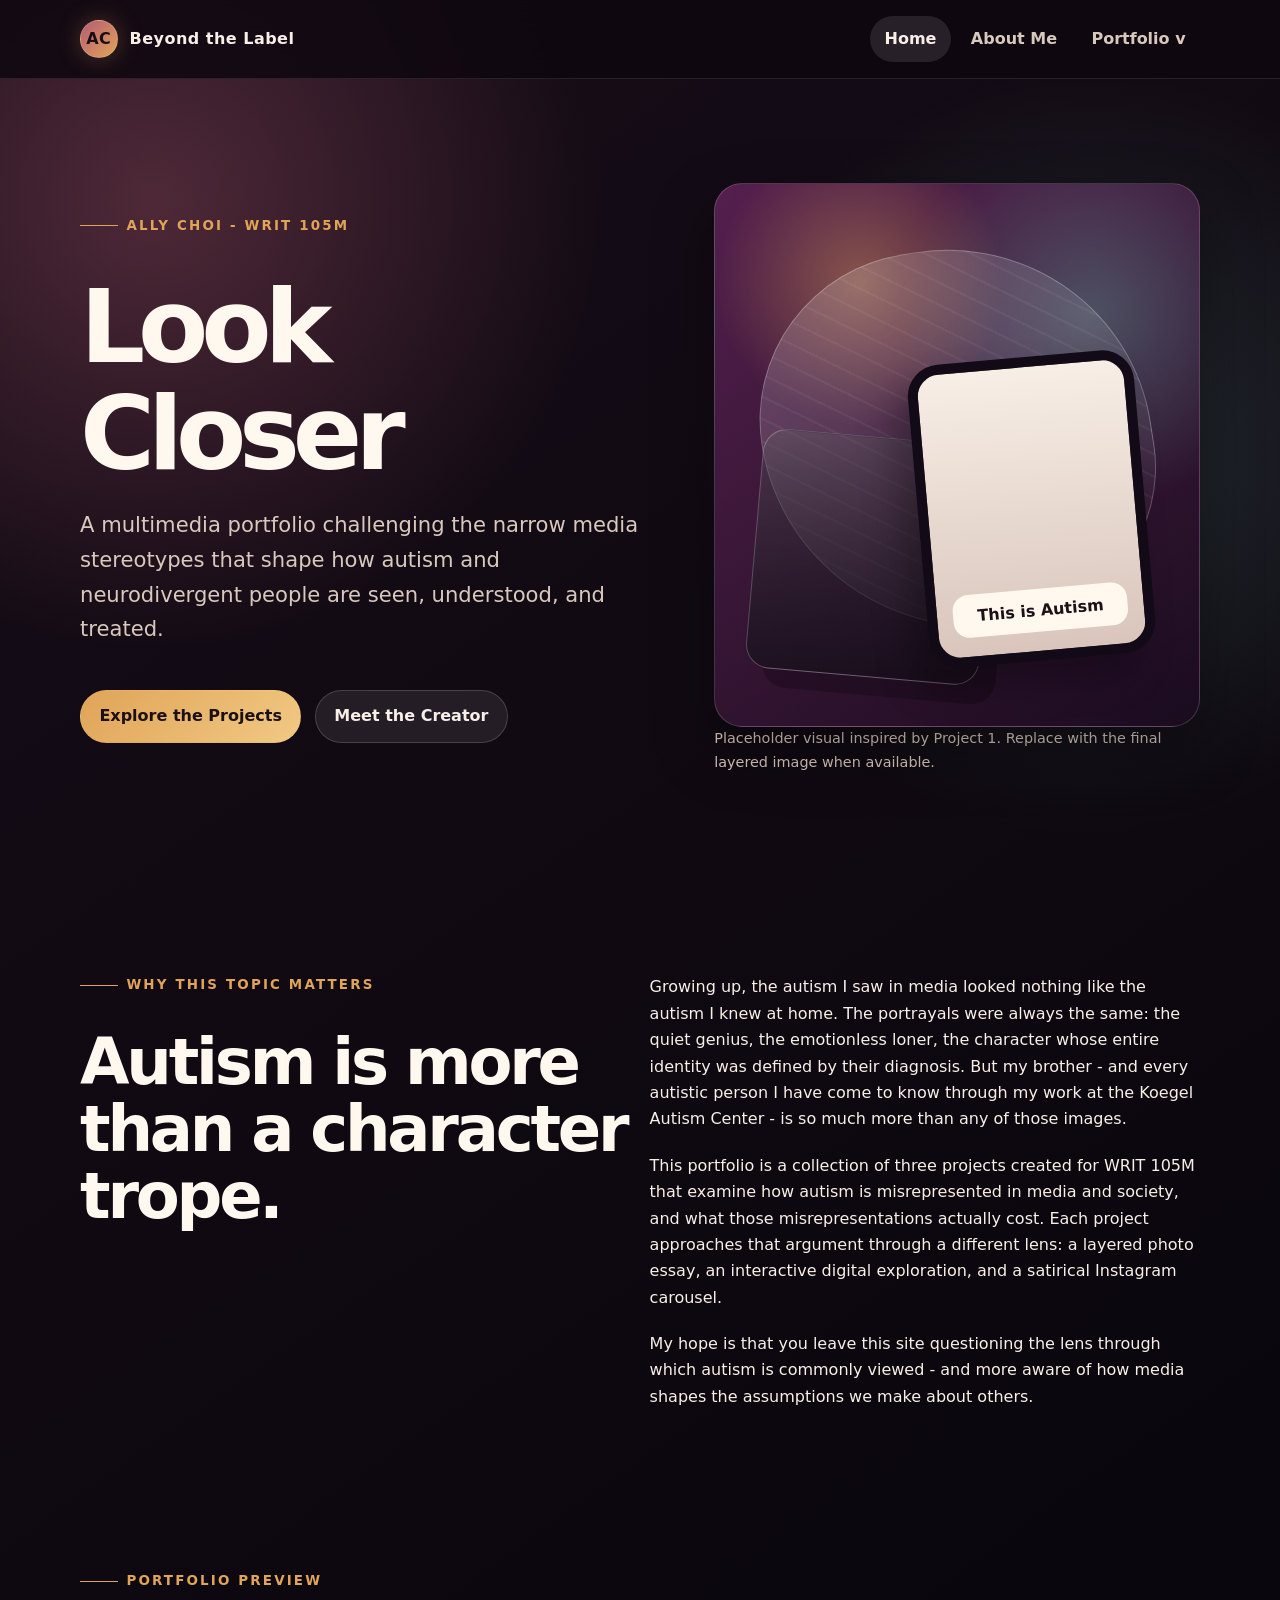
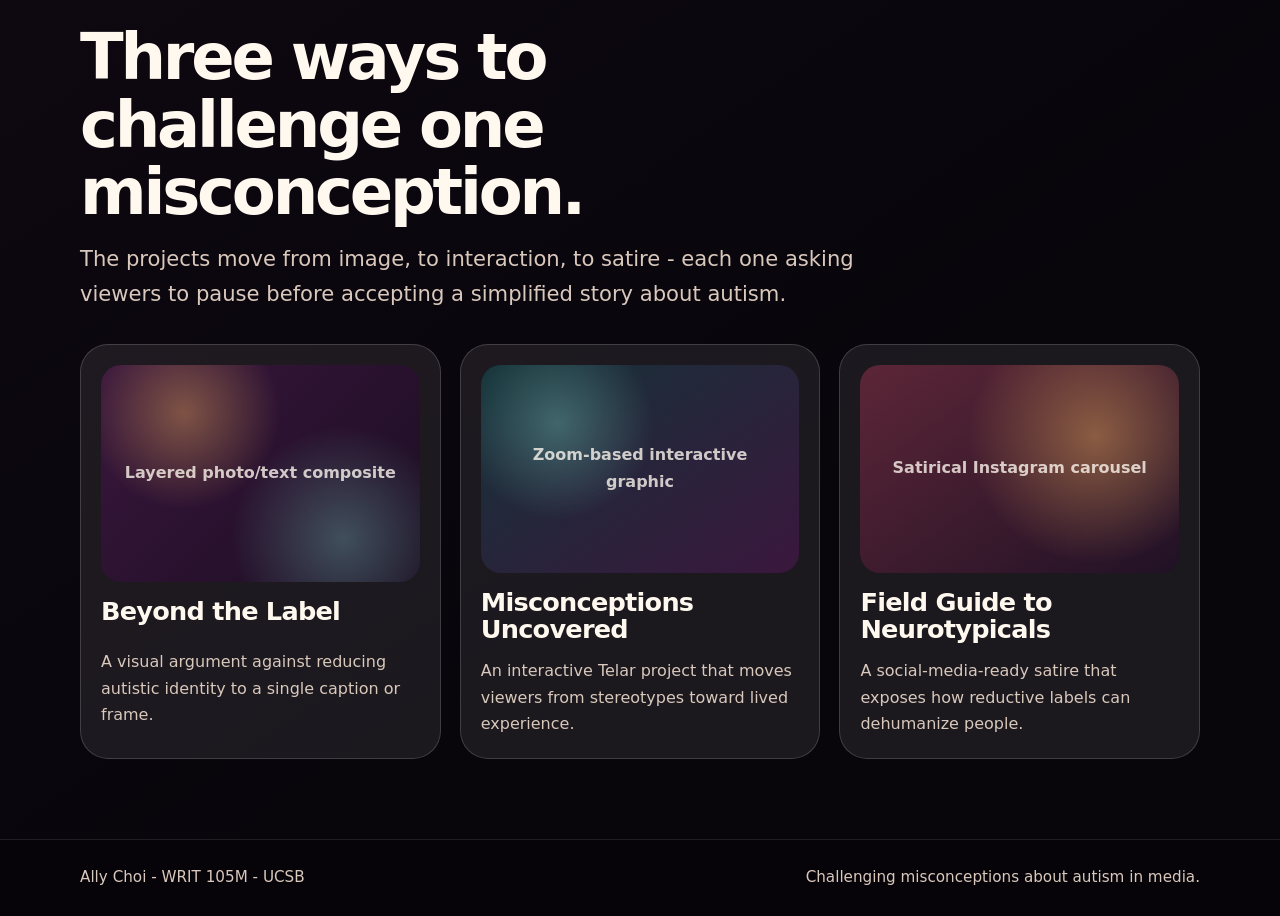
<file: index.html>
<!doctype html>
<html lang="en">
  <head>
    <meta charset="utf-8">
    <meta name="viewport" content="width=device-width, initial-scale=1">
    <meta
      name="description"
      content="A WRIT 105M multimedia portfolio by Ally Choi challenging misconceptions about autism in media."
    >
    <title>Beyond the Label | Ally Choi Portfolio</title>
    <link rel="stylesheet" href="styles.css">
    <script src="script.js" defer></script>
  </head>
  <body>
    <a class="skip-link" href="#main-content">Skip to content</a>
    <header class="site-header">
      <nav class="nav" aria-label="Primary navigation">
        <a class="brand" href="index.html" aria-label="Beyond the Label home">
          <span class="brand-mark" aria-hidden="true">AC</span>
          <span>Beyond the Label</span>
        </a>
        <button class="nav-toggle" type="button" aria-controls="primary-navigation" aria-expanded="false">
          Menu
        </button>
        <ul class="nav-links" id="primary-navigation">
          <li><a href="index.html" aria-current="page">Home</a></li>
          <li><a href="about.html">About Me</a></li>
          <li class="dropdown">
            <button class="dropdown-toggle" type="button">Portfolio <span aria-hidden="true">v</span></button>
            <ul class="dropdown-menu" aria-label="Portfolio pages">
              <li><a href="portfolio.html">Portfolio Overview</a></li>
              <li><a href="project-beyond-the-label.html">Project 1 - Beyond the Label</a></li>
              <li><a href="project-misconceptions-uncovered.html">Project 2 - Misconceptions Uncovered</a></li>
              <li><a href="project-field-guide.html">Project 3 - Field Guide to Neurotypicals</a></li>
            </ul>
          </li>
        </ul>
      </nav>
    </header>

    <main id="main-content">
      <section class="section hero" aria-labelledby="home-title">
        <div class="stack">
          <p class="eyebrow">Ally Choi - WRIT 105M</p>
          <h1 id="home-title">Look Closer</h1>
          <p class="lead">
            A multimedia portfolio challenging the narrow media stereotypes that shape how autism and
            neurodivergent people are seen, understood, and treated.
          </p>
          <div class="button-row">
            <a class="button" href="portfolio.html">Explore the Projects</a>
            <a class="button secondary" href="about.html">Meet the Creator</a>
          </div>
        </div>
        <div>
          <div
            class="visual-card"
            role="img"
            aria-label="Abstract layered artwork with a phone frame reading This is Autism, representing the limits of stereotypes."
          >
            <div class="phone-frame" aria-hidden="true">
              <span>This is Autism</span>
            </div>
          </div>
          <p class="caption-note">
            Placeholder visual inspired by Project 1. Replace with the final layered image when available.
          </p>
        </div>
      </section>

      <section class="section two-column grid" aria-labelledby="why-title">
        <div class="section-heading">
          <p class="eyebrow">Why this topic matters</p>
          <h2 id="why-title">Autism is more than a character trope.</h2>
        </div>
        <div class="stack">
          <p>
            Growing up, the autism I saw in media looked nothing like the autism I knew at home. The
            portrayals were always the same: the quiet genius, the emotionless loner, the character whose
            entire identity was defined by their diagnosis. But my brother - and every autistic person I
            have come to know through my work at the Koegel Autism Center - is so much more than any of
            those images.
          </p>
          <p>
            This portfolio is a collection of three projects created for WRIT 105M that examine how autism
            is misrepresented in media and society, and what those misrepresentations actually cost. Each
            project approaches that argument through a different lens: a layered photo essay, an
            interactive digital exploration, and a satirical Instagram carousel.
          </p>
          <p>
            My hope is that you leave this site questioning the lens through which autism is commonly
            viewed - and more aware of how media shapes the assumptions we make about others.
          </p>
        </div>
      </section>

      <section class="section" aria-labelledby="featured-title">
        <div class="section-heading">
          <p class="eyebrow">Portfolio preview</p>
          <h2 id="featured-title">Three ways to challenge one misconception.</h2>
          <p class="lead">
            The projects move from image, to interaction, to satire - each one asking viewers to pause
            before accepting a simplified story about autism.
          </p>
        </div>
        <div class="grid three-column">
          <a class="card" href="project-beyond-the-label.html">
            <span class="thumbnail">Layered photo/text composite</span>
            <h3>Beyond the Label</h3>
            <p>A visual argument against reducing autistic identity to a single caption or frame.</p>
          </a>
          <a class="card" href="project-misconceptions-uncovered.html">
            <span class="thumbnail alt">Zoom-based interactive graphic</span>
            <h3>Misconceptions Uncovered</h3>
            <p>An interactive Telar project that moves viewers from stereotypes toward lived experience.</p>
          </a>
          <a class="card" href="project-field-guide.html">
            <span class="thumbnail warm">Satirical Instagram carousel</span>
            <h3>Field Guide to Neurotypicals</h3>
            <p>A social-media-ready satire that exposes how reductive labels can dehumanize people.</p>
          </a>
        </div>
      </section>
    </main>

    <footer class="site-footer">
      <div class="footer-inner">
        <p>Ally Choi - WRIT 105M - UCSB</p>
        <p>Challenging misconceptions about autism in media.</p>
      </div>
    </footer>
  </body>
</html>
</file>
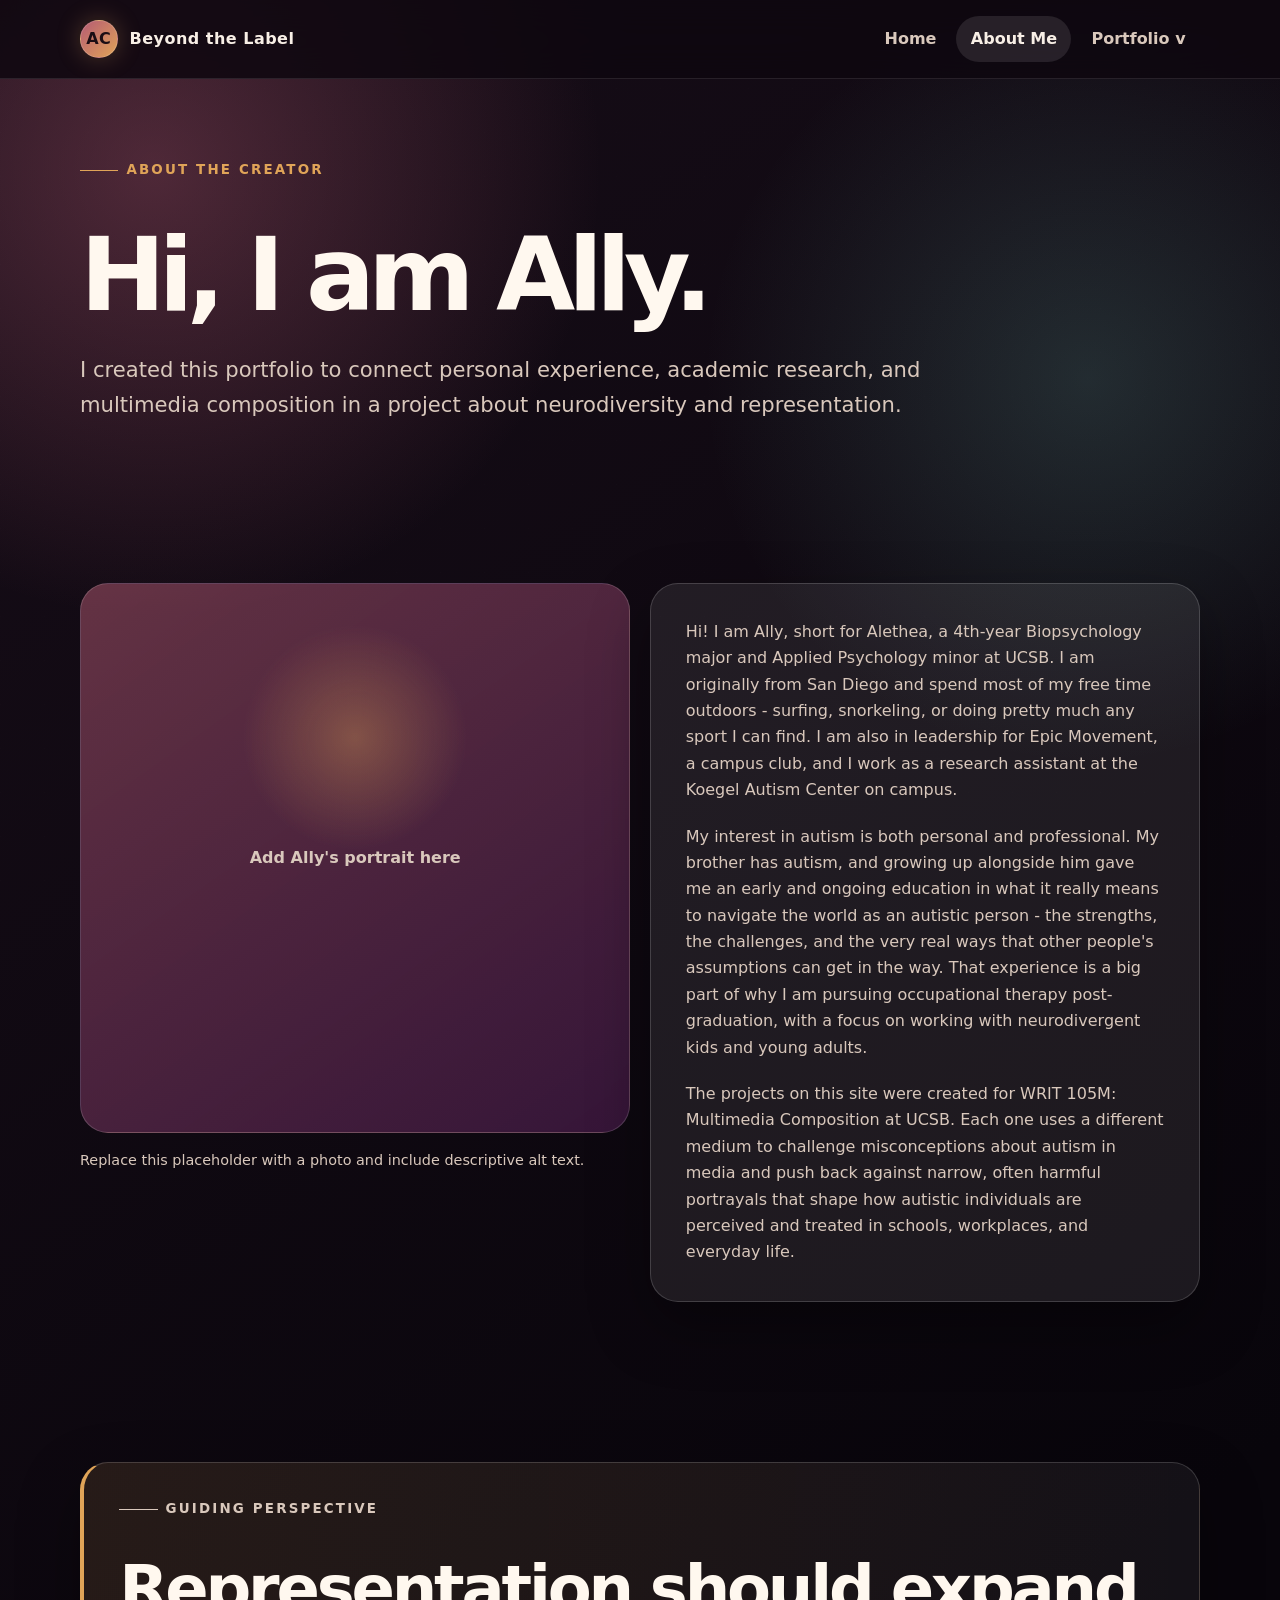
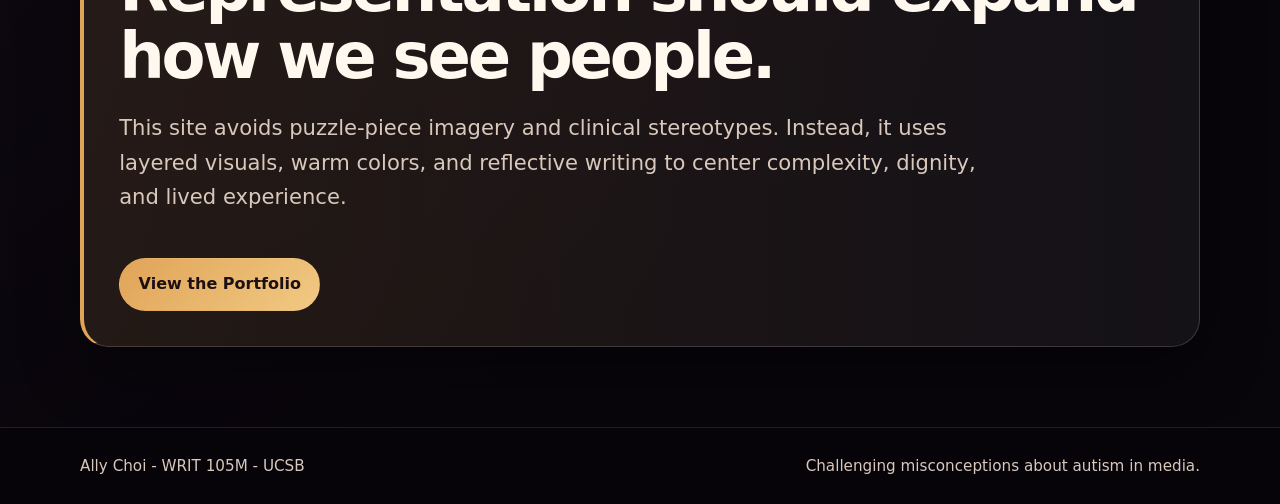
<file: about.html>
<!doctype html>
<html lang="en">
  <head>
    <meta charset="utf-8">
    <meta name="viewport" content="width=device-width, initial-scale=1">
    <meta
      name="description"
      content="About Ally Choi, creator of the Beyond the Label WRIT 105M multimedia portfolio."
    >
    <title>About Me | Beyond the Label</title>
    <link rel="stylesheet" href="styles.css">
    <script src="script.js" defer></script>
  </head>
  <body>
    <a class="skip-link" href="#main-content">Skip to content</a>
    <header class="site-header">
      <nav class="nav" aria-label="Primary navigation">
        <a class="brand" href="index.html" aria-label="Beyond the Label home">
          <span class="brand-mark" aria-hidden="true">AC</span>
          <span>Beyond the Label</span>
        </a>
        <button class="nav-toggle" type="button" aria-controls="primary-navigation" aria-expanded="false">
          Menu
        </button>
        <ul class="nav-links" id="primary-navigation">
          <li><a href="index.html">Home</a></li>
          <li><a href="about.html" aria-current="page">About Me</a></li>
          <li class="dropdown">
            <button class="dropdown-toggle" type="button">Portfolio <span aria-hidden="true">v</span></button>
            <ul class="dropdown-menu" aria-label="Portfolio pages">
              <li><a href="portfolio.html">Portfolio Overview</a></li>
              <li><a href="project-beyond-the-label.html">Project 1 - Beyond the Label</a></li>
              <li><a href="project-misconceptions-uncovered.html">Project 2 - Misconceptions Uncovered</a></li>
              <li><a href="project-field-guide.html">Project 3 - Field Guide to Neurotypicals</a></li>
            </ul>
          </li>
        </ul>
      </nav>
    </header>

    <main id="main-content">
      <section class="section project-hero" aria-labelledby="about-title">
        <p class="eyebrow">About the creator</p>
        <h1 id="about-title">Hi, I am Ally.</h1>
        <p class="lead">
          I created this portfolio to connect personal experience, academic research, and multimedia
          composition in a project about neurodiversity and representation.
        </p>
      </section>

      <section class="section two-column grid" aria-label="Biography and portrait">
        <div class="profile-card">
          <div
            class="portrait-placeholder"
            role="img"
            aria-label="Placeholder portrait area for Ally Choi."
          >
            Add Ally's portrait here
          </div>
          <p class="caption-note">
            Replace this placeholder with a photo and include descriptive alt text.
          </p>
        </div>
        <article class="panel stack">
          <p>
            Hi! I am Ally, short for Alethea, a 4th-year Biopsychology major and Applied Psychology
            minor at UCSB. I am originally from San Diego and spend most of my free time outdoors -
            surfing, snorkeling, or doing pretty much any sport I can find. I am also in leadership for
            Epic Movement, a campus club, and I work as a research assistant at the Koegel Autism Center
            on campus.
          </p>
          <p>
            My interest in autism is both personal and professional. My brother has autism, and growing up
            alongside him gave me an early and ongoing education in what it really means to navigate the
            world as an autistic person - the strengths, the challenges, and the very real ways that other
            people's assumptions can get in the way. That experience is a big part of why I am pursuing
            occupational therapy post-graduation, with a focus on working with neurodivergent kids and
            young adults.
          </p>
          <p>
            The projects on this site were created for WRIT 105M: Multimedia Composition at UCSB. Each
            one uses a different medium to challenge misconceptions about autism in media and push back
            against narrow, often harmful portrayals that shape how autistic individuals are perceived and
            treated in schools, workplaces, and everyday life.
          </p>
        </article>
      </section>

      <section class="section" aria-labelledby="values-title">
        <div class="panel quote-panel stack">
          <p class="eyebrow">Guiding perspective</p>
          <h2 id="values-title">Representation should expand how we see people.</h2>
          <p class="lead">
            This site avoids puzzle-piece imagery and clinical stereotypes. Instead, it uses layered
            visuals, warm colors, and reflective writing to center complexity, dignity, and lived
            experience.
          </p>
          <div class="button-row">
            <a class="button" href="portfolio.html">View the Portfolio</a>
          </div>
        </div>
      </section>
    </main>

    <footer class="site-footer">
      <div class="footer-inner">
        <p>Ally Choi - WRIT 105M - UCSB</p>
        <p>Challenging misconceptions about autism in media.</p>
      </div>
    </footer>
  </body>
</html>
</file>
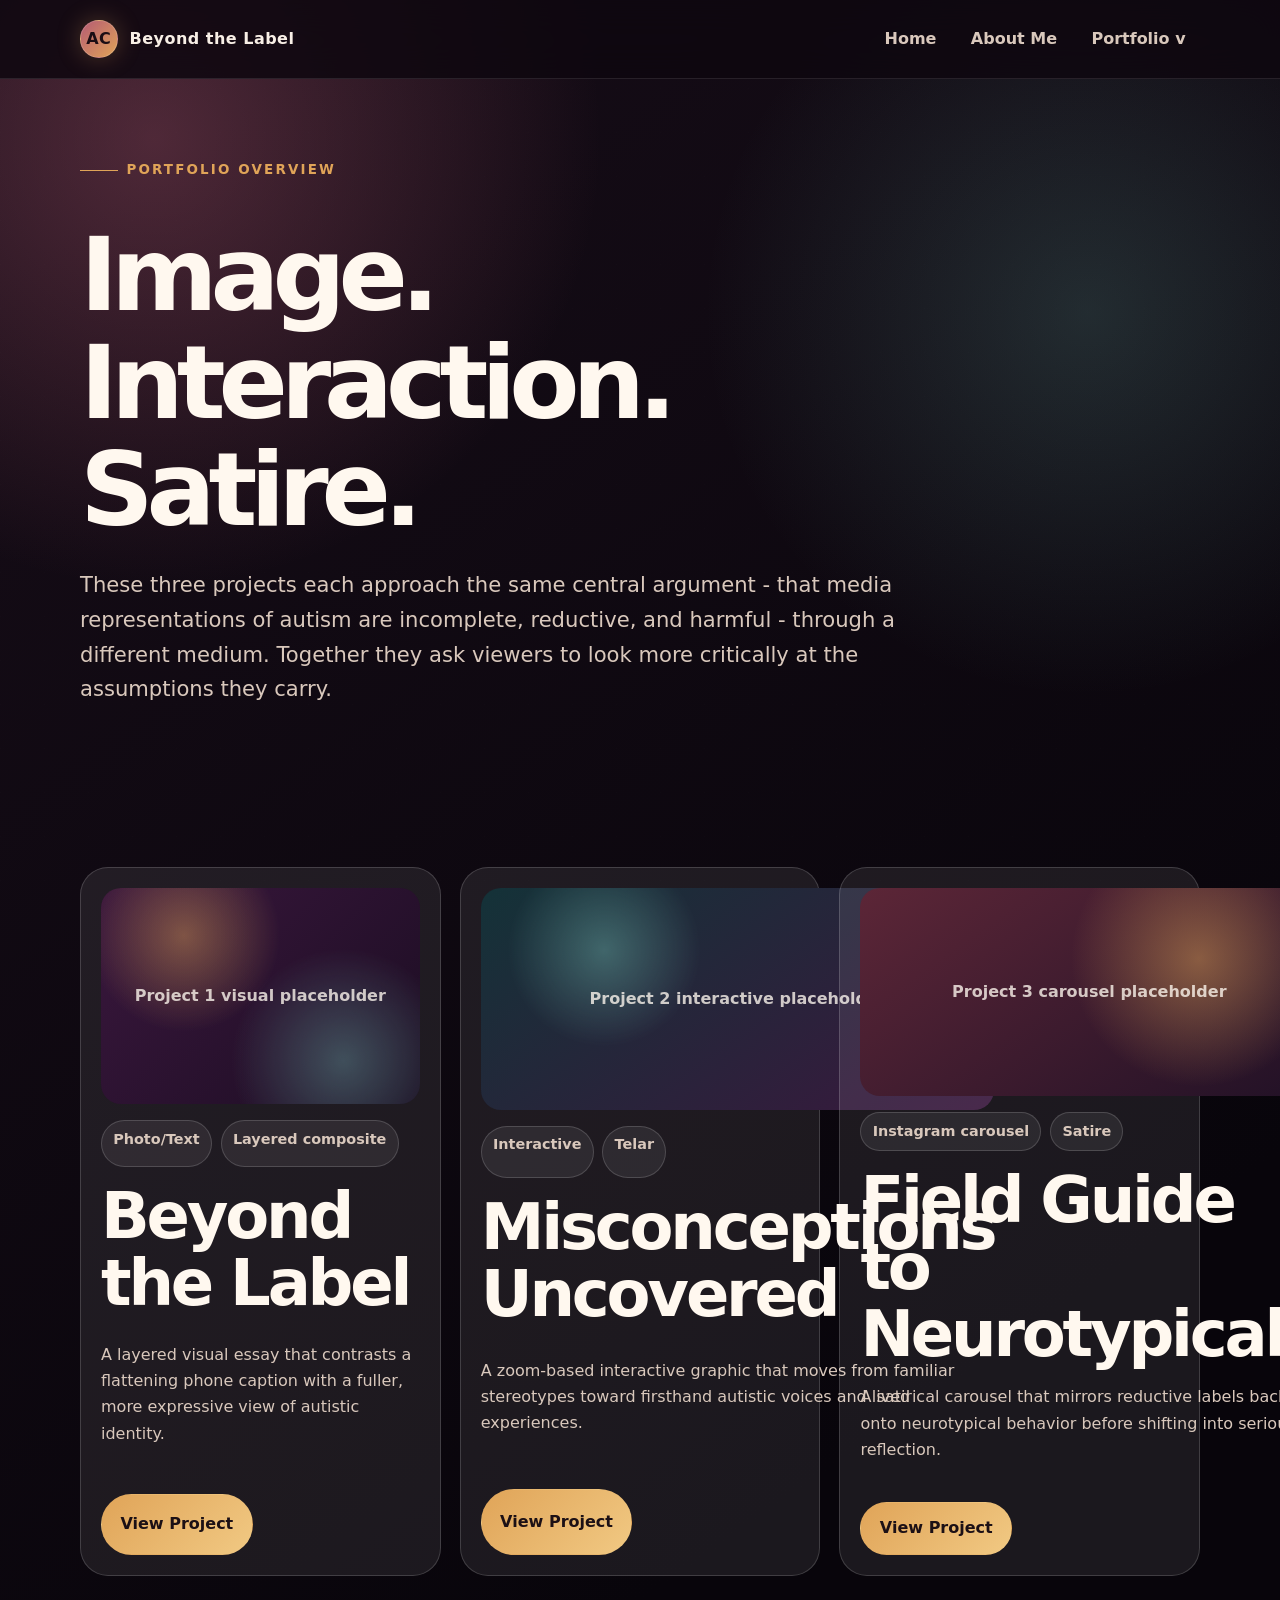
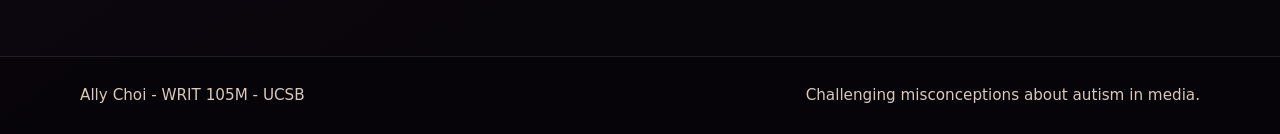
<file: portfolio.html>
<!doctype html>
<html lang="en">
  <head>
    <meta charset="utf-8">
    <meta name="viewport" content="width=device-width, initial-scale=1">
    <meta
      name="description"
      content="Portfolio overview for three WRIT 105M multimedia projects about autism and media representation."
    >
    <title>Portfolio | Beyond the Label</title>
    <link rel="stylesheet" href="styles.css">
    <script src="script.js" defer></script>
  </head>
  <body>
    <a class="skip-link" href="#main-content">Skip to content</a>
    <header class="site-header">
      <nav class="nav" aria-label="Primary navigation">
        <a class="brand" href="index.html" aria-label="Beyond the Label home">
          <span class="brand-mark" aria-hidden="true">AC</span>
          <span>Beyond the Label</span>
        </a>
        <button class="nav-toggle" type="button" aria-controls="primary-navigation" aria-expanded="false">
          Menu
        </button>
        <ul class="nav-links" id="primary-navigation">
          <li><a href="index.html">Home</a></li>
          <li><a href="about.html">About Me</a></li>
          <li class="dropdown">
            <button class="dropdown-toggle" type="button">Portfolio <span aria-hidden="true">v</span></button>
            <ul class="dropdown-menu" aria-label="Portfolio pages">
              <li><a href="portfolio.html" aria-current="page">Portfolio Overview</a></li>
              <li><a href="project-beyond-the-label.html">Project 1 - Beyond the Label</a></li>
              <li><a href="project-misconceptions-uncovered.html">Project 2 - Misconceptions Uncovered</a></li>
              <li><a href="project-field-guide.html">Project 3 - Field Guide to Neurotypicals</a></li>
            </ul>
          </li>
        </ul>
      </nav>
    </header>

    <main id="main-content">
      <section class="section project-hero" aria-labelledby="portfolio-title">
        <p class="eyebrow">Portfolio overview</p>
        <h1 id="portfolio-title">Image. Interaction. Satire.</h1>
        <p class="lead">
          These three projects each approach the same central argument - that media representations of
          autism are incomplete, reductive, and harmful - through a different medium. Together they ask
          viewers to look more critically at the assumptions they carry.
        </p>
      </section>

      <section class="section" aria-label="Project cards">
        <div class="grid three-column">
          <article class="card">
            <span class="thumbnail">Project 1 visual placeholder</span>
            <ul class="meta-list" aria-label="Project details">
              <li>Photo/Text</li>
              <li>Layered composite</li>
            </ul>
            <h2>Beyond the Label</h2>
            <p>
              A layered visual essay that contrasts a flattening phone caption with a fuller, more
              expressive view of autistic identity.
            </p>
            <div class="button-row">
              <a class="button" href="project-beyond-the-label.html">View Project</a>
            </div>
          </article>

          <article class="card">
            <span class="thumbnail alt">Project 2 interactive placeholder</span>
            <ul class="meta-list" aria-label="Project details">
              <li>Interactive</li>
              <li>Telar</li>
            </ul>
            <h2>Misconceptions Uncovered</h2>
            <p>
              A zoom-based interactive graphic that moves from familiar stereotypes toward firsthand
              autistic voices and lived experiences.
            </p>
            <div class="button-row">
              <a class="button" href="project-misconceptions-uncovered.html">View Project</a>
            </div>
          </article>

          <article class="card">
            <span class="thumbnail warm">Project 3 carousel placeholder</span>
            <ul class="meta-list" aria-label="Project details">
              <li>Instagram carousel</li>
              <li>Satire</li>
            </ul>
            <h2>Field Guide to Neurotypicals</h2>
            <p>
              A satirical carousel that mirrors reductive labels back onto neurotypical behavior before
              shifting into serious reflection.
            </p>
            <div class="button-row">
              <a class="button" href="project-field-guide.html">View Project</a>
            </div>
          </article>
        </div>
      </section>
    </main>

    <footer class="site-footer">
      <div class="footer-inner">
        <p>Ally Choi - WRIT 105M - UCSB</p>
        <p>Challenging misconceptions about autism in media.</p>
      </div>
    </footer>
  </body>
</html>
</file>
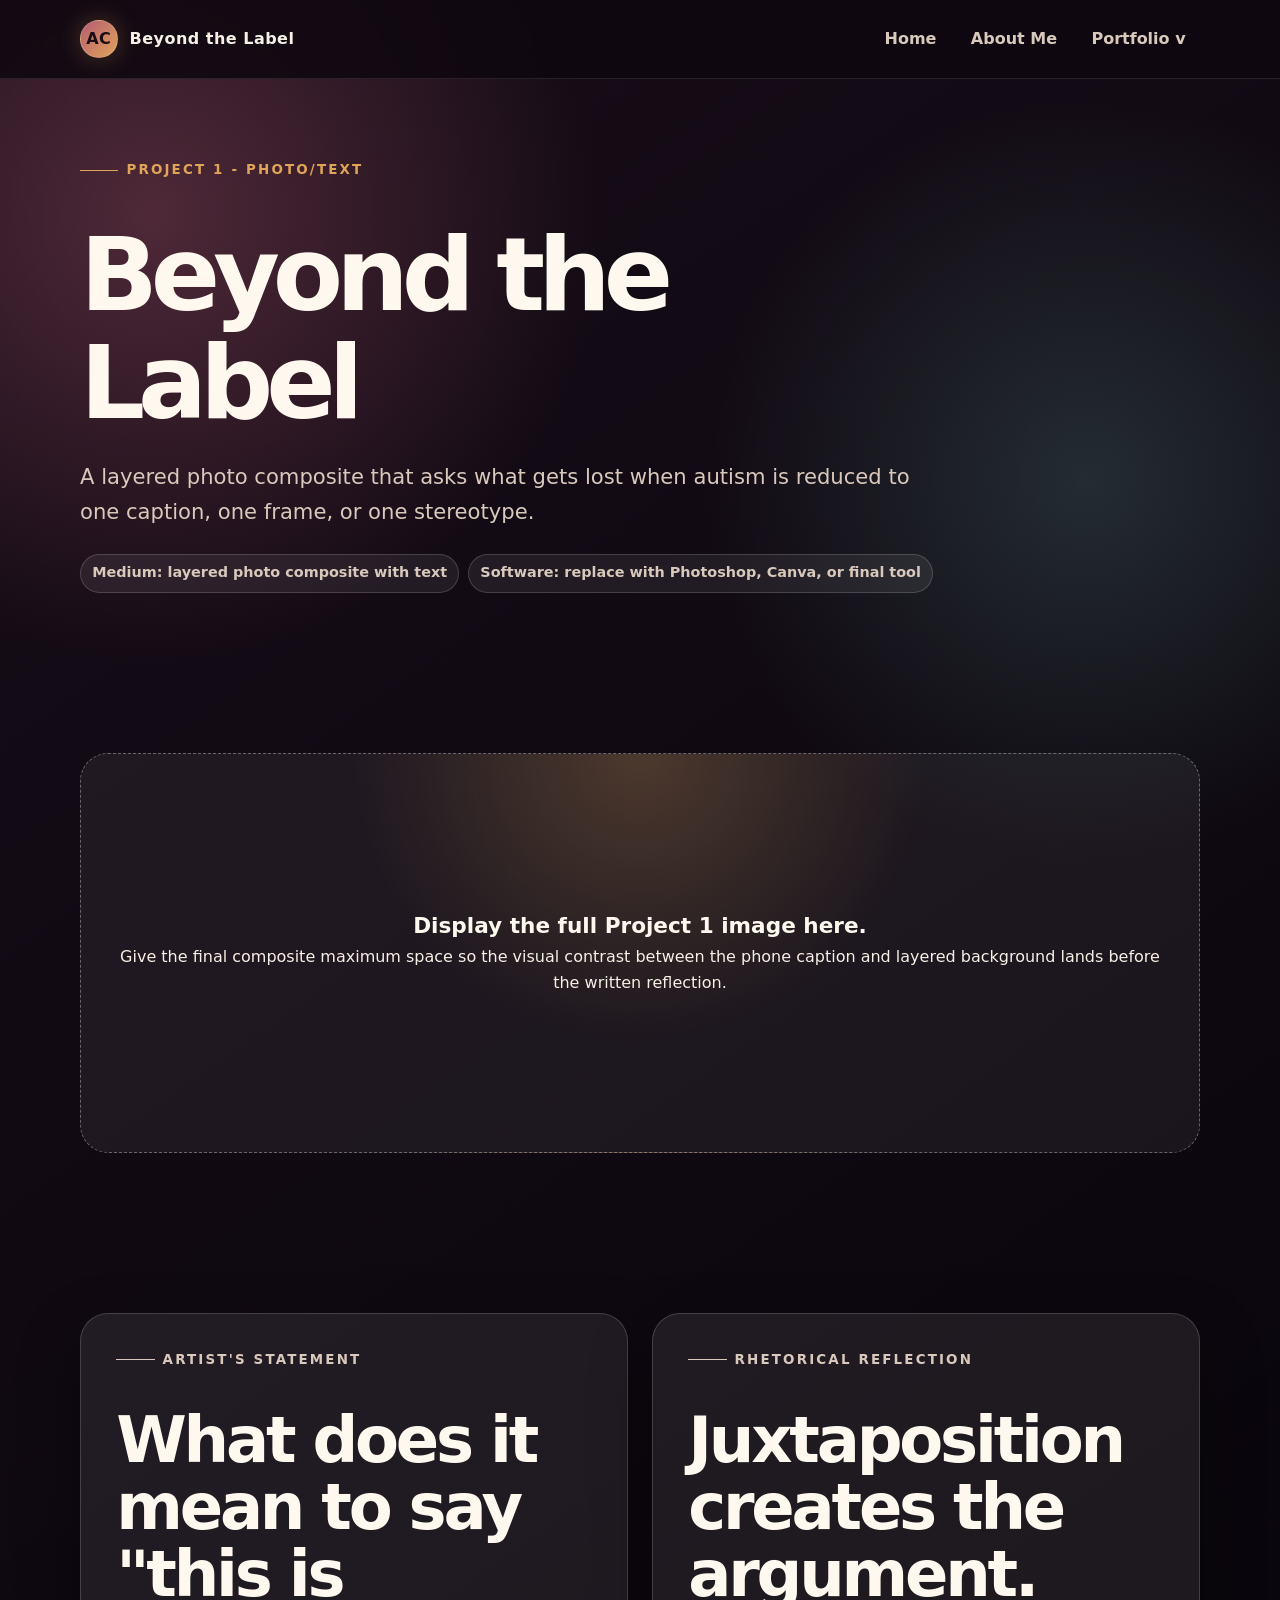
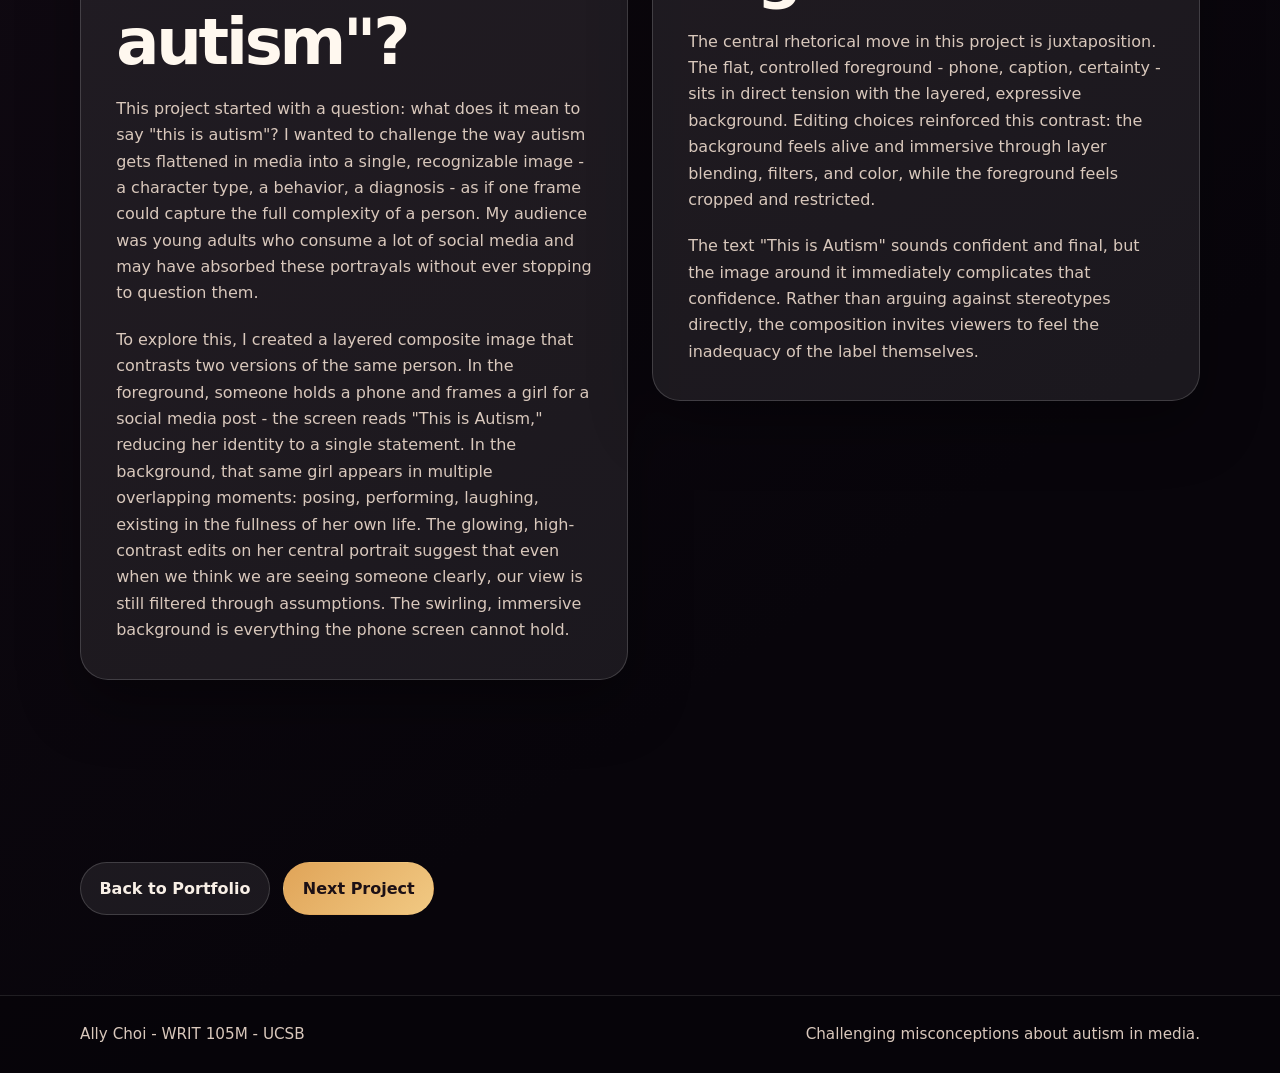
<file: project-beyond-the-label.html>
<!doctype html>
<html lang="en">
  <head>
    <meta charset="utf-8">
    <meta name="viewport" content="width=device-width, initial-scale=1">
    <meta
      name="description"
      content="Beyond the Label, a photo and text project challenging reductive images of autism."
    >
    <title>Project 1 - Beyond the Label</title>
    <link rel="stylesheet" href="styles.css">
    <script src="script.js" defer></script>
  </head>
  <body>
    <a class="skip-link" href="#main-content">Skip to content</a>
    <header class="site-header">
      <nav class="nav" aria-label="Primary navigation">
        <a class="brand" href="index.html" aria-label="Beyond the Label home">
          <span class="brand-mark" aria-hidden="true">AC</span>
          <span>Beyond the Label</span>
        </a>
        <button class="nav-toggle" type="button" aria-controls="primary-navigation" aria-expanded="false">
          Menu
        </button>
        <ul class="nav-links" id="primary-navigation">
          <li><a href="index.html">Home</a></li>
          <li><a href="about.html">About Me</a></li>
          <li class="dropdown">
            <button class="dropdown-toggle" type="button">Portfolio <span aria-hidden="true">v</span></button>
            <ul class="dropdown-menu" aria-label="Portfolio pages">
              <li><a href="portfolio.html">Portfolio Overview</a></li>
              <li><a href="project-beyond-the-label.html" aria-current="page">Project 1 - Beyond the Label</a></li>
              <li><a href="project-misconceptions-uncovered.html">Project 2 - Misconceptions Uncovered</a></li>
              <li><a href="project-field-guide.html">Project 3 - Field Guide to Neurotypicals</a></li>
            </ul>
          </li>
        </ul>
      </nav>
    </header>

    <main id="main-content">
      <section class="section project-hero" aria-labelledby="project-title">
        <p class="eyebrow">Project 1 - Photo/Text</p>
        <h1 id="project-title">Beyond the Label</h1>
        <p class="lead">
          A layered photo composite that asks what gets lost when autism is reduced to one caption, one
          frame, or one stereotype.
        </p>
        <ul class="meta-list" aria-label="Project medium and tools">
          <li>Medium: layered photo composite with text</li>
          <li>Software: replace with Photoshop, Canva, or final tool</li>
        </ul>
      </section>

      <section class="section" aria-label="Project image">
        <div
          class="media-placeholder"
          role="img"
          aria-label="Placeholder for the Beyond the Label layered photo composite."
        >
          <p>
            <strong>Display the full Project 1 image here.</strong>
            Give the final composite maximum space so the visual contrast between the phone caption and
            layered background lands before the written reflection.
          </p>
        </div>
      </section>

      <section class="section two-column grid project-copy">
        <article class="panel stack">
          <p class="eyebrow">Artist's statement</p>
          <h2>What does it mean to say "this is autism"?</h2>
          <p>
            This project started with a question: what does it mean to say "this is autism"? I wanted to
            challenge the way autism gets flattened in media into a single, recognizable image - a
            character type, a behavior, a diagnosis - as if one frame could capture the full complexity of
            a person. My audience was young adults who consume a lot of social media and may have absorbed
            these portrayals without ever stopping to question them.
          </p>
          <p>
            To explore this, I created a layered composite image that contrasts two versions of the same
            person. In the foreground, someone holds a phone and frames a girl for a social media post -
            the screen reads "This is Autism," reducing her identity to a single statement. In the
            background, that same girl appears in multiple overlapping moments: posing, performing,
            laughing, existing in the fullness of her own life. The glowing, high-contrast edits on her
            central portrait suggest that even when we think we are seeing someone clearly, our view is
            still filtered through assumptions. The swirling, immersive background is everything the phone
            screen cannot hold.
          </p>
        </article>

        <article class="panel stack">
          <p class="eyebrow">Rhetorical reflection</p>
          <h2>Juxtaposition creates the argument.</h2>
          <p>
            The central rhetorical move in this project is juxtaposition. The flat, controlled foreground -
            phone, caption, certainty - sits in direct tension with the layered, expressive background.
            Editing choices reinforced this contrast: the background feels alive and immersive through
            layer blending, filters, and color, while the foreground feels cropped and restricted.
          </p>
          <p>
            The text "This is Autism" sounds confident and final, but the image around it immediately
            complicates that confidence. Rather than arguing against stereotypes directly, the composition
            invites viewers to feel the inadequacy of the label themselves.
          </p>
        </article>
      </section>

      <section class="section">
        <div class="button-row">
          <a class="button secondary" href="portfolio.html">Back to Portfolio</a>
          <a class="button" href="project-misconceptions-uncovered.html">Next Project</a>
        </div>
      </section>
    </main>

    <footer class="site-footer">
      <div class="footer-inner">
        <p>Ally Choi - WRIT 105M - UCSB</p>
        <p>Challenging misconceptions about autism in media.</p>
      </div>
    </footer>
  </body>
</html>
</file>
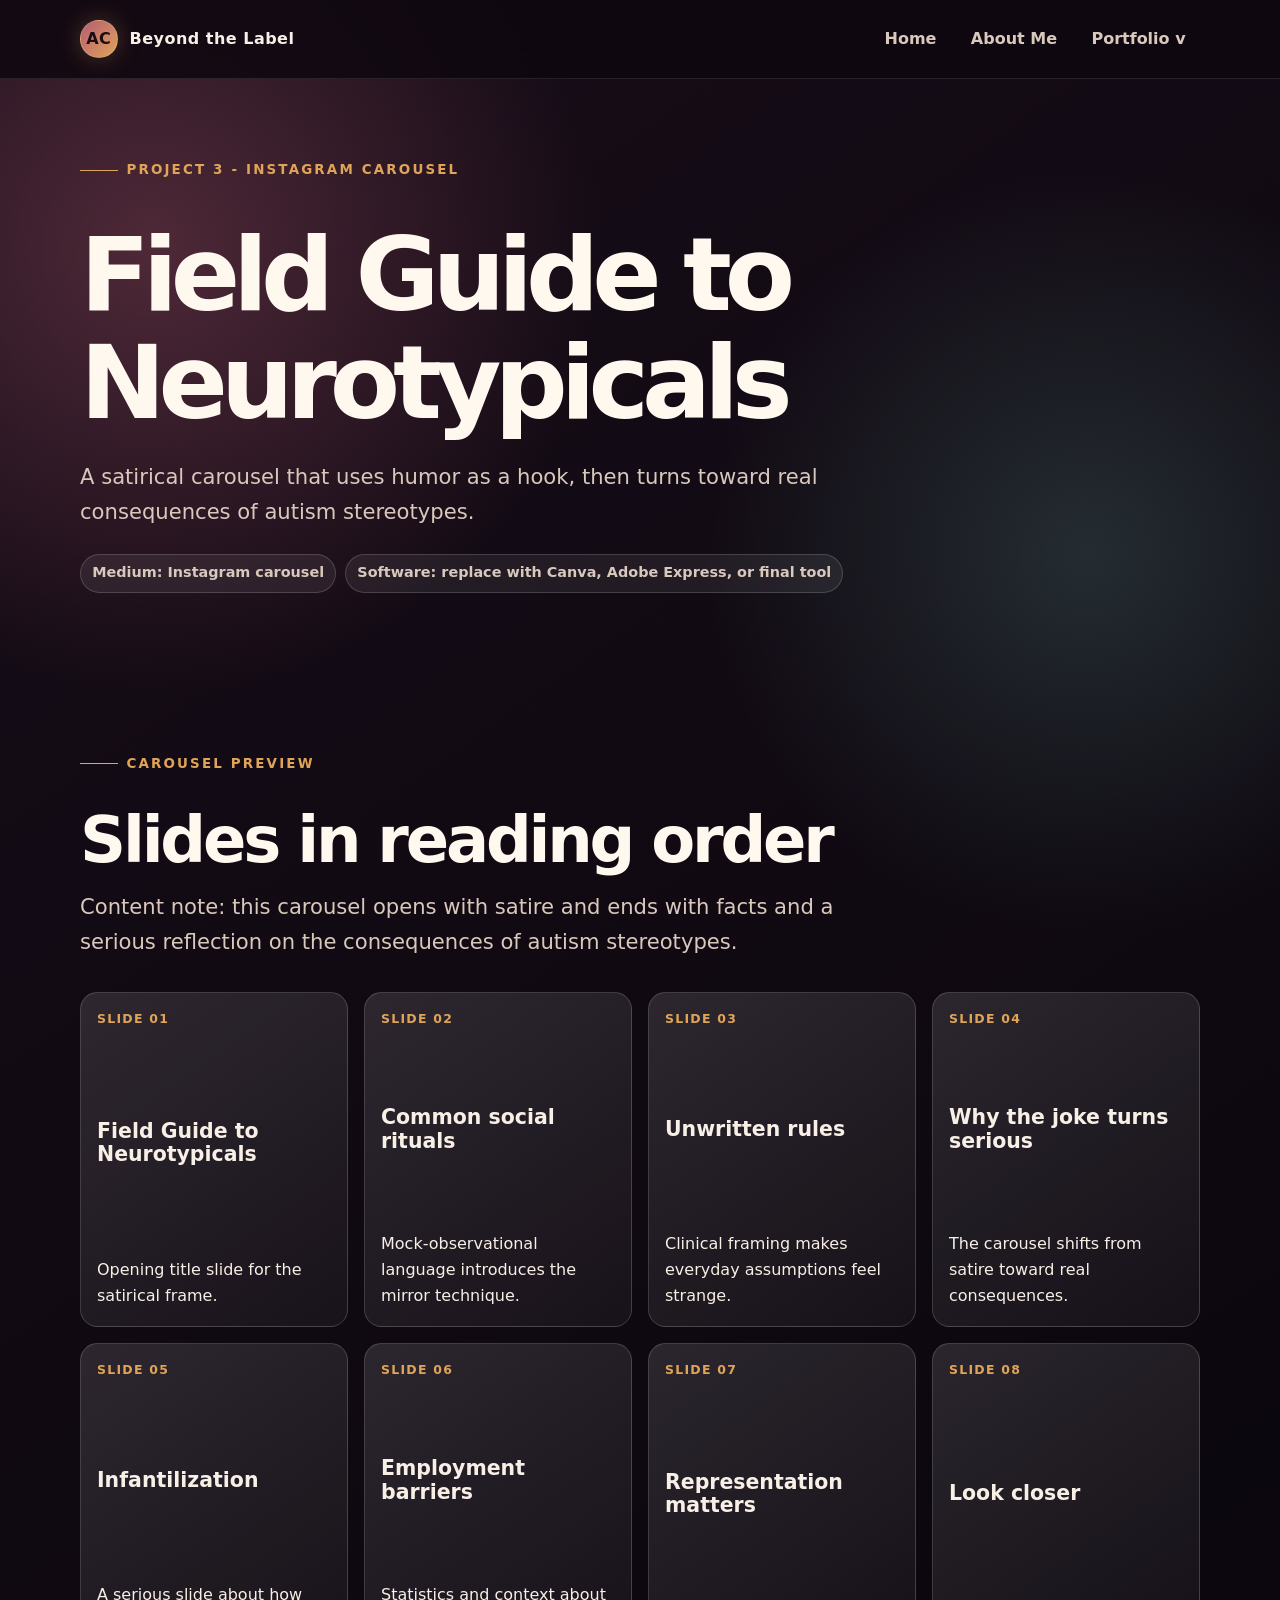
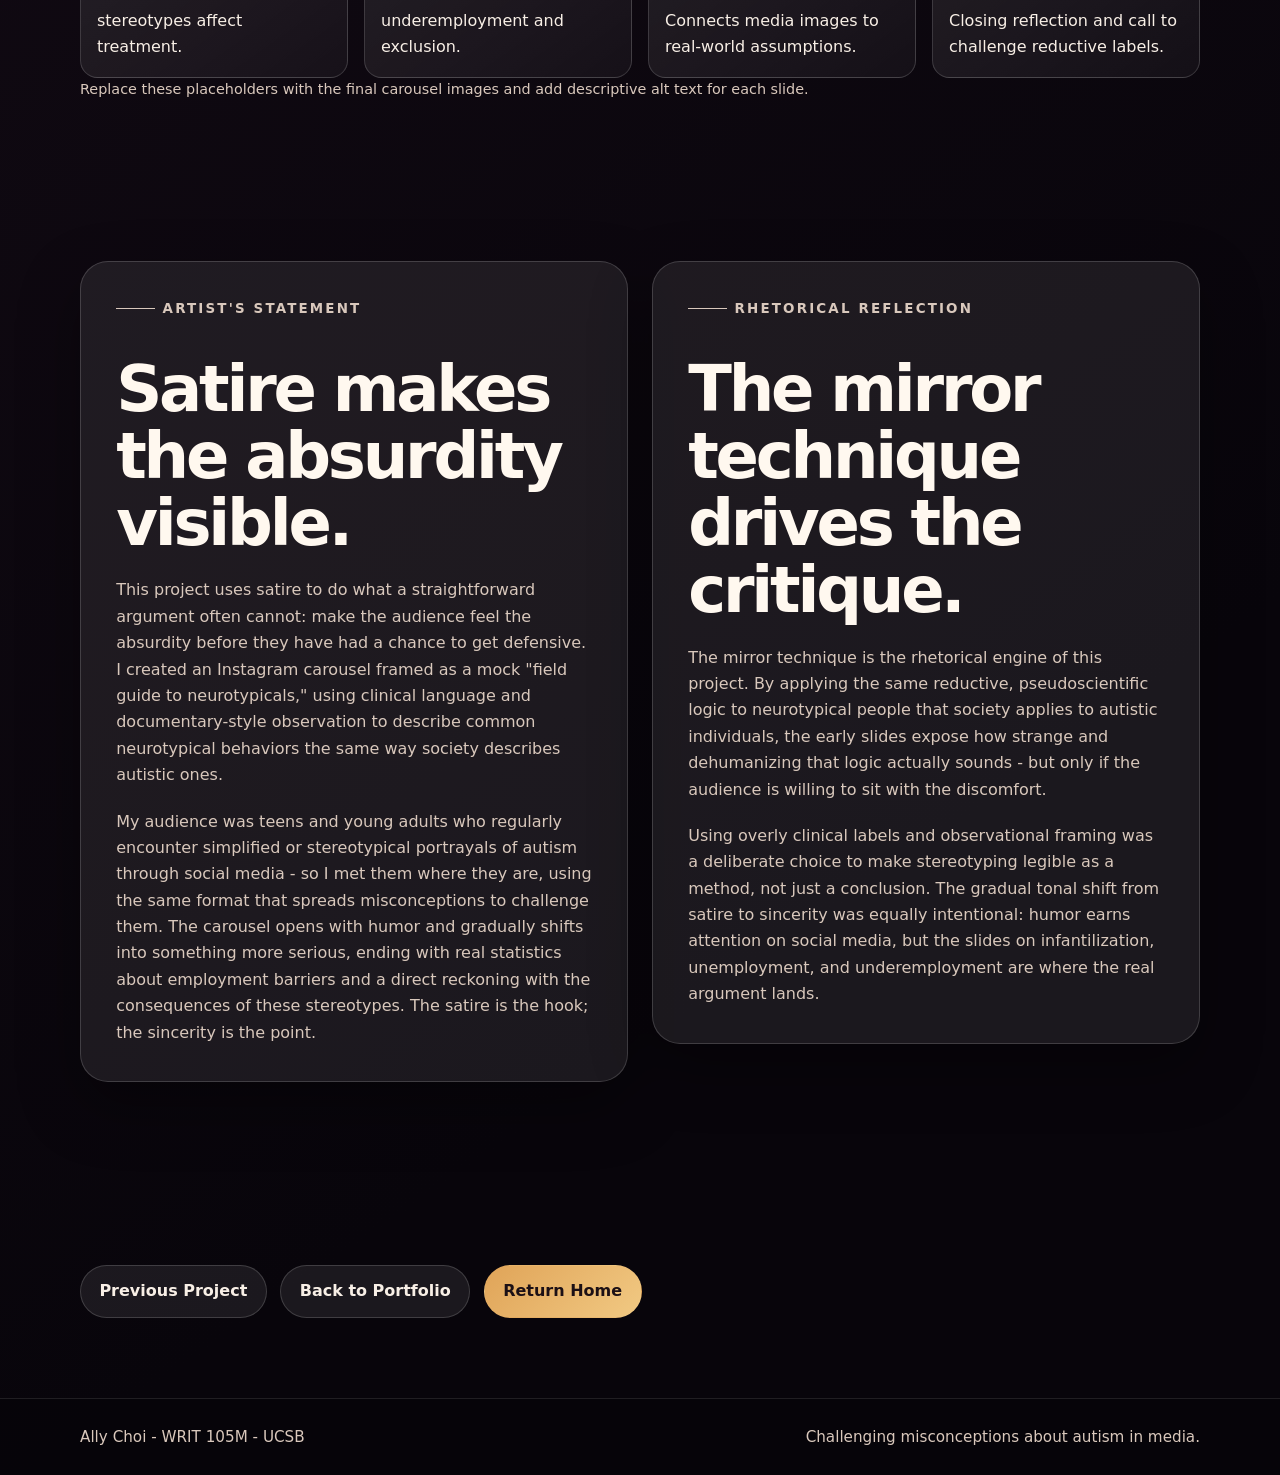
<file: project-field-guide.html>
<!doctype html>
<html lang="en">
  <head>
    <meta charset="utf-8">
    <meta name="viewport" content="width=device-width, initial-scale=1">
    <meta
      name="description"
      content="Field Guide to Neurotypicals, a satirical Instagram carousel challenging autism stereotypes."
    >
    <title>Project 3 - Field Guide to Neurotypicals</title>
    <link rel="stylesheet" href="styles.css">
    <script src="script.js" defer></script>
  </head>
  <body>
    <a class="skip-link" href="#main-content">Skip to content</a>
    <header class="site-header">
      <nav class="nav" aria-label="Primary navigation">
        <a class="brand" href="index.html" aria-label="Beyond the Label home">
          <span class="brand-mark" aria-hidden="true">AC</span>
          <span>Beyond the Label</span>
        </a>
        <button class="nav-toggle" type="button" aria-controls="primary-navigation" aria-expanded="false">
          Menu
        </button>
        <ul class="nav-links" id="primary-navigation">
          <li><a href="index.html">Home</a></li>
          <li><a href="about.html">About Me</a></li>
          <li class="dropdown">
            <button class="dropdown-toggle" type="button">Portfolio <span aria-hidden="true">v</span></button>
            <ul class="dropdown-menu" aria-label="Portfolio pages">
              <li><a href="portfolio.html">Portfolio Overview</a></li>
              <li><a href="project-beyond-the-label.html">Project 1 - Beyond the Label</a></li>
              <li><a href="project-misconceptions-uncovered.html">Project 2 - Misconceptions Uncovered</a></li>
              <li><a href="project-field-guide.html" aria-current="page">Project 3 - Field Guide to Neurotypicals</a></li>
            </ul>
          </li>
        </ul>
      </nav>
    </header>

    <main id="main-content">
      <section class="section project-hero" aria-labelledby="project-title">
        <p class="eyebrow">Project 3 - Instagram Carousel</p>
        <h1 id="project-title">Field Guide to Neurotypicals</h1>
        <p class="lead">
          A satirical carousel that uses humor as a hook, then turns toward real consequences of autism
          stereotypes.
        </p>
        <ul class="meta-list" aria-label="Project medium and tools">
          <li>Medium: Instagram carousel</li>
          <li>Software: replace with Canva, Adobe Express, or final tool</li>
        </ul>
      </section>

      <section class="section" aria-labelledby="slides-title">
        <div class="section-heading">
          <p class="eyebrow">Carousel preview</p>
          <h2 id="slides-title">Slides in reading order</h2>
          <p class="lead">
            Content note: this carousel opens with satire and ends with facts and a serious reflection on
            the consequences of autism stereotypes.
          </p>
        </div>
        <div class="slide-grid" aria-label="Instagram carousel slide placeholders">
          <div class="slide">
            <span>Slide 01</span>
            <strong>Field Guide to Neurotypicals</strong>
            <p>Opening title slide for the satirical frame.</p>
          </div>
          <div class="slide">
            <span>Slide 02</span>
            <strong>Common social rituals</strong>
            <p>Mock-observational language introduces the mirror technique.</p>
          </div>
          <div class="slide">
            <span>Slide 03</span>
            <strong>Unwritten rules</strong>
            <p>Clinical framing makes everyday assumptions feel strange.</p>
          </div>
          <div class="slide">
            <span>Slide 04</span>
            <strong>Why the joke turns serious</strong>
            <p>The carousel shifts from satire toward real consequences.</p>
          </div>
          <div class="slide">
            <span>Slide 05</span>
            <strong>Infantilization</strong>
            <p>A serious slide about how stereotypes affect treatment.</p>
          </div>
          <div class="slide">
            <span>Slide 06</span>
            <strong>Employment barriers</strong>
            <p>Statistics and context about underemployment and exclusion.</p>
          </div>
          <div class="slide">
            <span>Slide 07</span>
            <strong>Representation matters</strong>
            <p>Connects media images to real-world assumptions.</p>
          </div>
          <div class="slide">
            <span>Slide 08</span>
            <strong>Look closer</strong>
            <p>Closing reflection and call to challenge reductive labels.</p>
          </div>
        </div>
        <p class="caption-note">
          Replace these placeholders with the final carousel images and add descriptive alt text for each slide.
        </p>
      </section>

      <section class="section two-column grid project-copy">
        <article class="panel stack">
          <p class="eyebrow">Artist's statement</p>
          <h2>Satire makes the absurdity visible.</h2>
          <p>
            This project uses satire to do what a straightforward argument often cannot: make the audience
            feel the absurdity before they have had a chance to get defensive. I created an Instagram
            carousel framed as a mock "field guide to neurotypicals," using clinical language and
            documentary-style observation to describe common neurotypical behaviors the same way society
            describes autistic ones.
          </p>
          <p>
            My audience was teens and young adults who regularly encounter simplified or stereotypical
            portrayals of autism through social media - so I met them where they are, using the same format
            that spreads misconceptions to challenge them. The carousel opens with humor and gradually
            shifts into something more serious, ending with real statistics about employment barriers and a
            direct reckoning with the consequences of these stereotypes. The satire is the hook; the
            sincerity is the point.
          </p>
        </article>

        <article class="panel stack">
          <p class="eyebrow">Rhetorical reflection</p>
          <h2>The mirror technique drives the critique.</h2>
          <p>
            The mirror technique is the rhetorical engine of this project. By applying the same reductive,
            pseudoscientific logic to neurotypical people that society applies to autistic individuals,
            the early slides expose how strange and dehumanizing that logic actually sounds - but only if
            the audience is willing to sit with the discomfort.
          </p>
          <p>
            Using overly clinical labels and observational framing was a deliberate choice to make
            stereotyping legible as a method, not just a conclusion. The gradual tonal shift from satire to
            sincerity was equally intentional: humor earns attention on social media, but the slides on
            infantilization, unemployment, and underemployment are where the real argument lands.
          </p>
        </article>
      </section>

      <section class="section">
        <div class="button-row">
          <a class="button secondary" href="project-misconceptions-uncovered.html">Previous Project</a>
          <a class="button secondary" href="portfolio.html">Back to Portfolio</a>
          <a class="button" href="index.html">Return Home</a>
        </div>
      </section>
    </main>

    <footer class="site-footer">
      <div class="footer-inner">
        <p>Ally Choi - WRIT 105M - UCSB</p>
        <p>Challenging misconceptions about autism in media.</p>
      </div>
    </footer>
  </body>
</html>
</file>
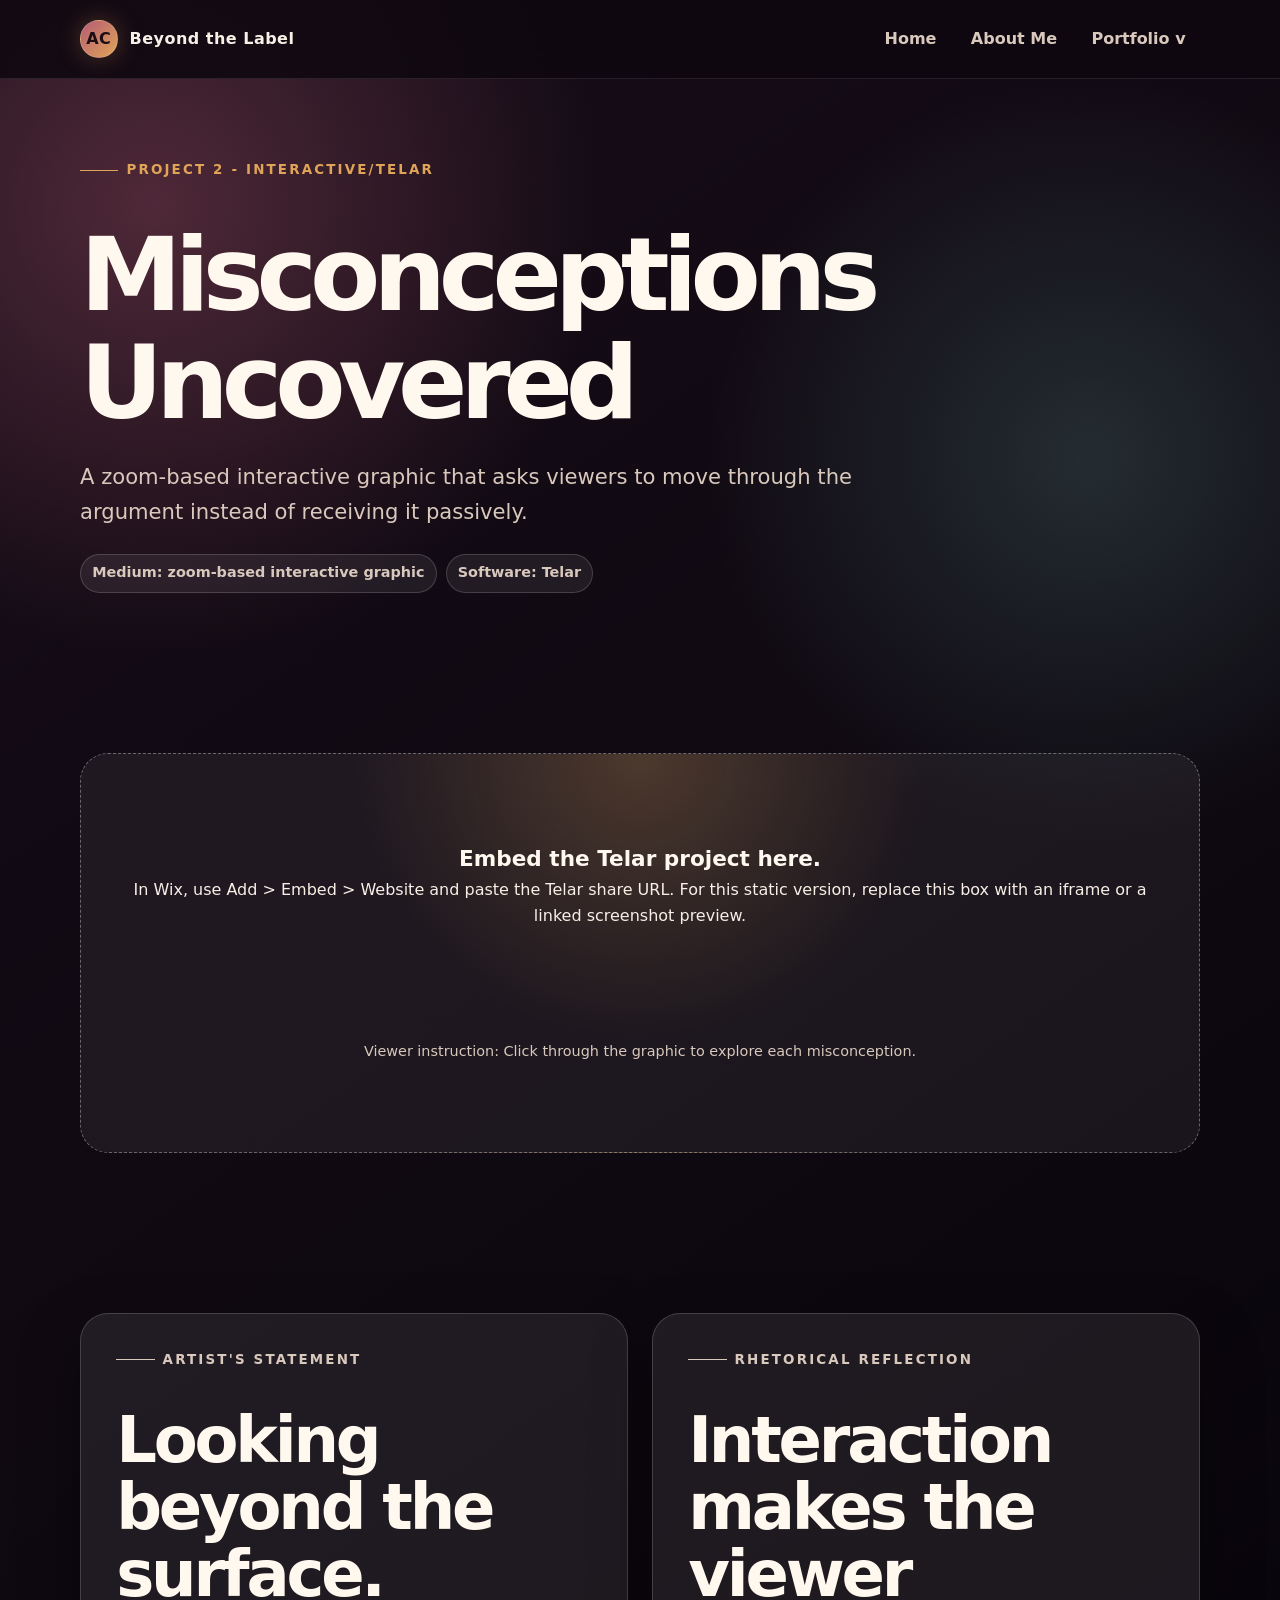
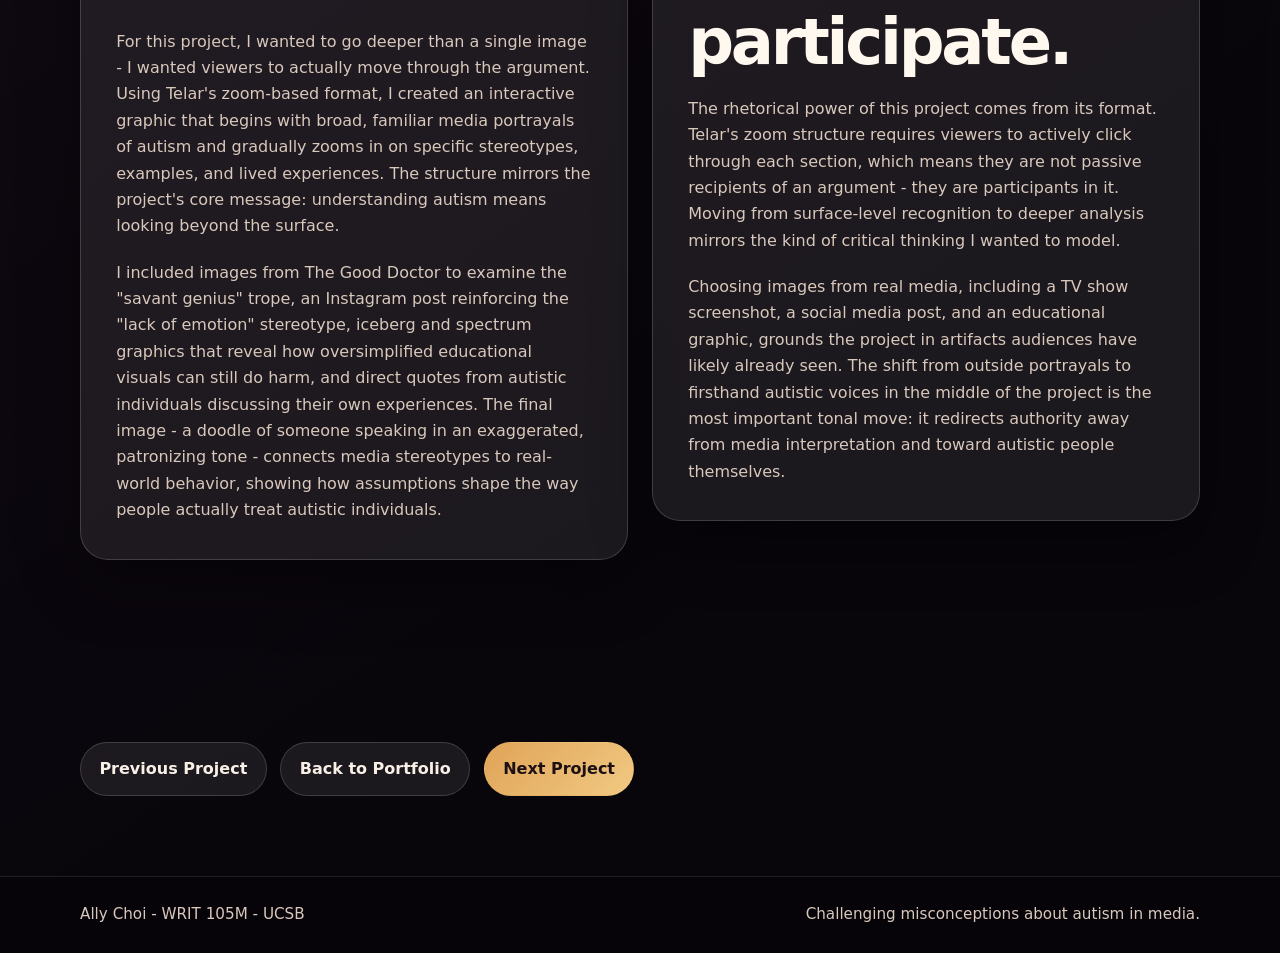
<file: project-misconceptions-uncovered.html>
<!doctype html>
<html lang="en">
  <head>
    <meta charset="utf-8">
    <meta name="viewport" content="width=device-width, initial-scale=1">
    <meta
      name="description"
      content="Misconceptions Uncovered, an interactive Telar project about autism stereotypes in media."
    >
    <title>Project 2 - Misconceptions Uncovered</title>
    <link rel="stylesheet" href="styles.css">
    <script src="script.js" defer></script>
  </head>
  <body>
    <a class="skip-link" href="#main-content">Skip to content</a>
    <header class="site-header">
      <nav class="nav" aria-label="Primary navigation">
        <a class="brand" href="index.html" aria-label="Beyond the Label home">
          <span class="brand-mark" aria-hidden="true">AC</span>
          <span>Beyond the Label</span>
        </a>
        <button class="nav-toggle" type="button" aria-controls="primary-navigation" aria-expanded="false">
          Menu
        </button>
        <ul class="nav-links" id="primary-navigation">
          <li><a href="index.html">Home</a></li>
          <li><a href="about.html">About Me</a></li>
          <li class="dropdown">
            <button class="dropdown-toggle" type="button">Portfolio <span aria-hidden="true">v</span></button>
            <ul class="dropdown-menu" aria-label="Portfolio pages">
              <li><a href="portfolio.html">Portfolio Overview</a></li>
              <li><a href="project-beyond-the-label.html">Project 1 - Beyond the Label</a></li>
              <li><a href="project-misconceptions-uncovered.html" aria-current="page">Project 2 - Misconceptions Uncovered</a></li>
              <li><a href="project-field-guide.html">Project 3 - Field Guide to Neurotypicals</a></li>
            </ul>
          </li>
        </ul>
      </nav>
    </header>

    <main id="main-content">
      <section class="section project-hero" aria-labelledby="project-title">
        <p class="eyebrow">Project 2 - Interactive/Telar</p>
        <h1 id="project-title">Misconceptions Uncovered</h1>
        <p class="lead">
          A zoom-based interactive graphic that asks viewers to move through the argument instead of
          receiving it passively.
        </p>
        <ul class="meta-list" aria-label="Project medium and tools">
          <li>Medium: zoom-based interactive graphic</li>
          <li>Software: Telar</li>
        </ul>
      </section>

      <section class="section" aria-label="Interactive project preview">
        <div class="media-placeholder">
          <p>
            <strong>Embed the Telar project here.</strong>
            In Wix, use Add &gt; Embed &gt; Website and paste the Telar share URL. For this static version,
            replace this box with an iframe or a linked screenshot preview.
          </p>
          <p class="caption-note">Viewer instruction: Click through the graphic to explore each misconception.</p>
        </div>
      </section>

      <section class="section two-column grid project-copy">
        <article class="panel stack">
          <p class="eyebrow">Artist's statement</p>
          <h2>Looking beyond the surface.</h2>
          <p>
            For this project, I wanted to go deeper than a single image - I wanted viewers to actually move
            through the argument. Using Telar's zoom-based format, I created an interactive graphic that
            begins with broad, familiar media portrayals of autism and gradually zooms in on specific
            stereotypes, examples, and lived experiences. The structure mirrors the project's core message:
            understanding autism means looking beyond the surface.
          </p>
          <p>
            I included images from The Good Doctor to examine the "savant genius" trope, an Instagram post
            reinforcing the "lack of emotion" stereotype, iceberg and spectrum graphics that reveal how
            oversimplified educational visuals can still do harm, and direct quotes from autistic
            individuals discussing their own experiences. The final image - a doodle of someone speaking in
            an exaggerated, patronizing tone - connects media stereotypes to real-world behavior, showing
            how assumptions shape the way people actually treat autistic individuals.
          </p>
        </article>

        <article class="panel stack">
          <p class="eyebrow">Rhetorical reflection</p>
          <h2>Interaction makes the viewer participate.</h2>
          <p>
            The rhetorical power of this project comes from its format. Telar's zoom structure requires
            viewers to actively click through each section, which means they are not passive recipients of
            an argument - they are participants in it. Moving from surface-level recognition to deeper
            analysis mirrors the kind of critical thinking I wanted to model.
          </p>
          <p>
            Choosing images from real media, including a TV show screenshot, a social media post, and an
            educational graphic, grounds the project in artifacts audiences have likely already seen. The
            shift from outside portrayals to firsthand autistic voices in the middle of the project is the
            most important tonal move: it redirects authority away from media interpretation and toward
            autistic people themselves.
          </p>
        </article>
      </section>

      <section class="section">
        <div class="button-row">
          <a class="button secondary" href="project-beyond-the-label.html">Previous Project</a>
          <a class="button secondary" href="portfolio.html">Back to Portfolio</a>
          <a class="button" href="project-field-guide.html">Next Project</a>
        </div>
      </section>
    </main>

    <footer class="site-footer">
      <div class="footer-inner">
        <p>Ally Choi - WRIT 105M - UCSB</p>
        <p>Challenging misconceptions about autism in media.</p>
      </div>
    </footer>
  </body>
</html>
</file>
<file: styles.css>
:root {
  color-scheme: dark;
  --ink: #f8efe6;
  --muted: #d9c8bc;
  --paper: #170d18;
  --paper-soft: #221124;
  --plum: #3a173d;
  --aubergine: #56204f;
  --rose: #b55b73;
  --gold: #e0a458;
  --teal: #70b7ae;
  --card: rgba(255, 255, 255, 0.08);
  --card-strong: rgba(255, 255, 255, 0.13);
  --border: rgba(255, 255, 255, 0.16);
  --shadow: 0 24px 60px rgba(0, 0, 0, 0.35);
  --radius-lg: 28px;
  --radius-md: 18px;
  --max-width: 1120px;
}

* {
  box-sizing: border-box;
}

html {
  scroll-behavior: smooth;
}

body {
  margin: 0;
  min-height: 100vh;
  background:
    radial-gradient(circle at 12% 8%, rgba(181, 91, 115, 0.36), transparent 28rem),
    radial-gradient(circle at 85% 18%, rgba(112, 183, 174, 0.2), transparent 24rem),
    linear-gradient(145deg, var(--paper), #08050b 78%);
  color: var(--ink);
  font-family: Inter, "Open Sans", system-ui, -apple-system, BlinkMacSystemFont, "Segoe UI", sans-serif;
  line-height: 1.65;
}

body::before {
  position: fixed;
  inset: 0;
  z-index: -1;
  pointer-events: none;
  content: "";
  opacity: 0.18;
  background-image:
    linear-gradient(rgba(255, 255, 255, 0.04) 1px, transparent 1px),
    linear-gradient(90deg, rgba(255, 255, 255, 0.04) 1px, transparent 1px);
  background-size: 44px 44px;
}

a {
  color: inherit;
}

img,
svg {
  max-width: 100%;
}

.skip-link {
  position: absolute;
  left: 1rem;
  top: 0.75rem;
  z-index: 20;
  transform: translateY(-150%);
  border-radius: 999px;
  background: var(--gold);
  color: #1d1016;
  font-weight: 800;
  padding: 0.65rem 1rem;
  transition: transform 160ms ease;
}

.skip-link:focus {
  transform: translateY(0);
}

.site-header {
  position: sticky;
  top: 0;
  z-index: 10;
  border-bottom: 1px solid rgba(255, 255, 255, 0.1);
  background: rgba(14, 8, 16, 0.86);
  backdrop-filter: blur(18px);
}

.nav {
  display: flex;
  align-items: center;
  justify-content: space-between;
  gap: 1.5rem;
  width: min(100% - 2rem, var(--max-width));
  margin: 0 auto;
  padding: 1rem 0;
}

.brand {
  display: inline-flex;
  align-items: center;
  gap: 0.75rem;
  text-decoration: none;
  font-weight: 900;
  letter-spacing: 0.03em;
}

.brand-mark {
  display: grid;
  width: 2.35rem;
  height: 2.35rem;
  place-items: center;
  border: 1px solid var(--border);
  border-radius: 50%;
  background: linear-gradient(135deg, var(--rose), var(--gold));
  color: #1a0d14;
  box-shadow: 0 0 24px rgba(224, 164, 88, 0.28);
}

.nav-toggle {
  display: none;
  border: 1px solid var(--border);
  border-radius: 999px;
  background: rgba(255, 255, 255, 0.08);
  color: var(--ink);
  cursor: pointer;
  font: inherit;
  font-weight: 800;
  padding: 0.55rem 0.85rem;
}

.nav-links {
  display: flex;
  align-items: center;
  gap: 0.35rem;
  margin: 0;
  padding: 0;
  list-style: none;
}

.nav-links a,
.dropdown-toggle {
  display: inline-flex;
  align-items: center;
  gap: 0.35rem;
  border: 0;
  border-radius: 999px;
  background: transparent;
  color: var(--muted);
  cursor: pointer;
  font: inherit;
  font-weight: 750;
  padding: 0.62rem 0.9rem;
  text-decoration: none;
}

.nav-links a:hover,
.nav-links a:focus-visible,
.dropdown-toggle:hover,
.dropdown-toggle:focus-visible,
.nav-links a[aria-current="page"] {
  background: rgba(255, 255, 255, 0.1);
  color: var(--ink);
  outline: none;
}

.dropdown {
  position: relative;
}

.dropdown-menu {
  position: absolute;
  right: 0;
  top: calc(100% + 0.5rem);
  display: grid;
  min-width: 18rem;
  margin: 0;
  padding: 0.55rem;
  list-style: none;
  border: 1px solid var(--border);
  border-radius: var(--radius-md);
  background: rgba(24, 13, 27, 0.96);
  box-shadow: var(--shadow);
  opacity: 0;
  pointer-events: none;
  transform: translateY(-0.35rem);
  transition: opacity 150ms ease, transform 150ms ease;
}

.dropdown:hover .dropdown-menu,
.dropdown:focus-within .dropdown-menu {
  opacity: 1;
  pointer-events: auto;
  transform: translateY(0);
}

.dropdown-menu a {
  justify-content: flex-start;
  width: 100%;
  border-radius: 0.85rem;
}

main {
  overflow: hidden;
}

.section {
  width: min(100% - 2rem, var(--max-width));
  margin: 0 auto;
  padding: 5rem 0;
}

.hero {
  display: grid;
  grid-template-columns: minmax(0, 1.08fr) minmax(18rem, 0.92fr);
  gap: clamp(2rem, 5vw, 4.5rem);
  align-items: center;
  min-height: calc(100vh - 5.3rem);
  padding-top: 3rem;
  padding-bottom: 4rem;
}

.eyebrow {
  display: inline-flex;
  align-items: center;
  gap: 0.5rem;
  margin: 0 0 1rem;
  color: var(--gold);
  font-size: 0.84rem;
  font-weight: 850;
  letter-spacing: 0.16em;
  text-transform: uppercase;
}

.eyebrow::before {
  width: 2.4rem;
  height: 1px;
  background: currentColor;
  content: "";
}

h1,
h2,
h3 {
  margin: 0;
  color: #fff8ef;
  font-family: "Trebuchet MS", Inter, system-ui, sans-serif;
  line-height: 1.05;
}

h1 {
  max-width: 12ch;
  font-size: clamp(3.3rem, 8vw, 7rem);
  letter-spacing: -0.07em;
}

h2 {
  font-size: clamp(2.2rem, 5vw, 4rem);
  letter-spacing: -0.05em;
}

h3 {
  font-size: clamp(1.45rem, 2vw, 2rem);
  letter-spacing: -0.03em;
}

p {
  margin: 0;
}

.lead {
  max-width: 64ch;
  color: var(--muted);
  font-size: clamp(1.1rem, 1.8vw, 1.32rem);
}

.stack {
  display: grid;
  gap: 1.25rem;
}

.button-row {
  display: flex;
  flex-wrap: wrap;
  gap: 0.85rem;
  margin-top: 1.4rem;
}

.button {
  display: inline-flex;
  align-items: center;
  justify-content: center;
  gap: 0.45rem;
  min-height: 3rem;
  border: 1px solid transparent;
  border-radius: 999px;
  background: linear-gradient(135deg, var(--gold), #f1c983);
  color: #1c1015;
  font-weight: 900;
  padding: 0.78rem 1.15rem;
  text-decoration: none;
  transition: transform 150ms ease, box-shadow 150ms ease, border-color 150ms ease;
}

.button:hover,
.button:focus-visible {
  transform: translateY(-2px);
  box-shadow: 0 14px 30px rgba(224, 164, 88, 0.28);
  outline: none;
}

.button.secondary {
  border-color: var(--border);
  background: rgba(255, 255, 255, 0.08);
  color: var(--ink);
}

.visual-card {
  position: relative;
  min-height: 34rem;
  overflow: hidden;
  border: 1px solid var(--border);
  border-radius: var(--radius-lg);
  background:
    radial-gradient(circle at 30% 18%, rgba(224, 164, 88, 0.42), transparent 9rem),
    radial-gradient(circle at 78% 24%, rgba(112, 183, 174, 0.36), transparent 12rem),
    linear-gradient(145deg, rgba(86, 32, 79, 0.98), rgba(27, 12, 31, 0.96));
  box-shadow: var(--shadow);
}

.visual-card::before,
.visual-card::after {
  position: absolute;
  border: 1px solid rgba(255, 255, 255, 0.24);
  content: "";
}

.visual-card::before {
  inset: 4rem 3rem 6rem;
  border-radius: 45% 55% 42% 58%;
  background:
    linear-gradient(135deg, rgba(255, 255, 255, 0.2), rgba(255, 255, 255, 0.02)),
    repeating-linear-gradient(35deg, transparent 0 18px, rgba(255, 255, 255, 0.05) 18px 20px);
  transform: rotate(-9deg);
}

.visual-card::after {
  left: 8%;
  bottom: 9%;
  width: 48%;
  height: 44%;
  border-radius: 1.5rem;
  background:
    linear-gradient(rgba(18, 10, 22, 0.28), rgba(18, 10, 22, 0.78)),
    linear-gradient(135deg, rgba(255, 255, 255, 0.2), rgba(255, 255, 255, 0.04));
  box-shadow: 18px 18px 0 rgba(0, 0, 0, 0.24);
  transform: rotate(5deg);
}

.phone-frame {
  position: absolute;
  right: 11%;
  bottom: 12%;
  z-index: 1;
  width: min(47%, 15rem);
  min-height: 19rem;
  border: 10px solid #120a16;
  border-radius: 2rem;
  background: linear-gradient(180deg, #f7eee6, #d9c5bb);
  color: #1d1016;
  box-shadow: -18px 22px 36px rgba(0, 0, 0, 0.28);
  transform: rotate(-5deg);
}

.phone-frame span {
  position: absolute;
  left: 1rem;
  right: 1rem;
  bottom: 1.2rem;
  display: block;
  border-radius: 1rem;
  background: #fff8ef;
  font-weight: 900;
  line-height: 1.2;
  padding: 0.75rem;
  text-align: center;
}

.caption-note {
  color: var(--muted);
  font-size: 0.9rem;
}

.panel {
  border: 1px solid var(--border);
  border-radius: var(--radius-lg);
  background: var(--card);
  box-shadow: var(--shadow);
  padding: clamp(1.4rem, 3vw, 2.2rem);
}

.section-heading {
  display: grid;
  gap: 1rem;
  max-width: 780px;
  margin-bottom: 2rem;
}

.grid {
  display: grid;
  gap: 1.2rem;
}

.two-column {
  grid-template-columns: repeat(2, minmax(0, 1fr));
  align-items: start;
}

.three-column {
  grid-template-columns: repeat(3, minmax(0, 1fr));
}

.card {
  display: grid;
  gap: 1rem;
  height: 100%;
  border: 1px solid var(--border);
  border-radius: var(--radius-lg);
  background: var(--card);
  padding: 1.25rem;
  text-decoration: none;
  transition: transform 150ms ease, background 150ms ease, border-color 150ms ease;
}

.card:hover,
.card:focus-visible {
  transform: translateY(-4px);
  border-color: rgba(224, 164, 88, 0.55);
  background: var(--card-strong);
  outline: none;
}

.card p,
.panel p,
.project-copy p {
  color: var(--muted);
}

.thumbnail {
  display: grid;
  min-height: 13rem;
  place-items: center;
  overflow: hidden;
  border-radius: 1.25rem;
  background:
    radial-gradient(circle at 26% 22%, rgba(224, 164, 88, 0.44), transparent 6rem),
    radial-gradient(circle at 76% 80%, rgba(112, 183, 174, 0.38), transparent 7rem),
    linear-gradient(135deg, var(--plum), #1b0d22);
  color: rgba(255, 248, 239, 0.78);
  font-weight: 900;
  padding: 1.2rem;
  text-align: center;
}

.thumbnail.alt {
  background:
    radial-gradient(circle at 24% 28%, rgba(112, 183, 174, 0.42), transparent 6rem),
    linear-gradient(145deg, #143238, var(--plum));
}

.thumbnail.warm {
  background:
    radial-gradient(circle at 74% 34%, rgba(224, 164, 88, 0.48), transparent 8rem),
    linear-gradient(145deg, #5c2637, #211126);
}

.meta-list {
  display: flex;
  flex-wrap: wrap;
  gap: 0.55rem;
  margin: 0;
  padding: 0;
  list-style: none;
}

.meta-list li {
  border: 1px solid var(--border);
  border-radius: 999px;
  background: rgba(255, 255, 255, 0.07);
  color: var(--muted);
  font-size: 0.9rem;
  font-weight: 760;
  padding: 0.4rem 0.7rem;
}

.quote-panel {
  border-left: 4px solid var(--gold);
  background: linear-gradient(90deg, rgba(224, 164, 88, 0.12), rgba(255, 255, 255, 0.05));
}

.project-hero {
  display: grid;
  gap: 1.5rem;
  padding-top: 5rem;
}

.project-copy {
  display: grid;
  gap: 1.5rem;
}

.media-placeholder {
  display: grid;
  min-height: 25rem;
  place-items: center;
  border: 1px dashed rgba(255, 255, 255, 0.34);
  border-radius: var(--radius-lg);
  background:
    radial-gradient(circle at 50% 0%, rgba(224, 164, 88, 0.24), transparent 18rem),
    rgba(255, 255, 255, 0.06);
  padding: 2rem;
  text-align: center;
}

.media-placeholder strong {
  display: block;
  color: #fff8ef;
  font-size: 1.35rem;
}

.slide-grid {
  display: grid;
  grid-template-columns: repeat(4, minmax(0, 1fr));
  gap: 1rem;
}

.slide {
  display: grid;
  aspect-ratio: 4 / 5;
  align-content: space-between;
  border: 1px solid var(--border);
  border-radius: 1.1rem;
  background: linear-gradient(145deg, rgba(255, 255, 255, 0.12), rgba(255, 255, 255, 0.04));
  padding: 1rem;
}

.slide span {
  color: var(--gold);
  font-size: 0.78rem;
  font-weight: 900;
  letter-spacing: 0.1em;
  text-transform: uppercase;
}

.slide strong {
  font-size: clamp(1.05rem, 1.6vw, 1.35rem);
  line-height: 1.15;
}

.profile-card {
  display: grid;
  gap: 1rem;
}

.portrait-placeholder {
  display: grid;
  aspect-ratio: 1;
  place-items: center;
  border: 1px solid var(--border);
  border-radius: var(--radius-lg);
  background:
    radial-gradient(circle at 50% 28%, rgba(224, 164, 88, 0.34), transparent 7rem),
    linear-gradient(145deg, rgba(181, 91, 115, 0.5), rgba(58, 23, 61, 0.9));
  color: var(--muted);
  font-weight: 800;
  text-align: center;
}

.site-footer {
  border-top: 1px solid rgba(255, 255, 255, 0.1);
  background: rgba(7, 4, 9, 0.54);
}

.footer-inner {
  display: flex;
  flex-wrap: wrap;
  align-items: center;
  justify-content: space-between;
  gap: 1rem;
  width: min(100% - 2rem, var(--max-width));
  margin: 0 auto;
  padding: 1.6rem 0;
  color: var(--muted);
  font-size: 0.95rem;
}

@media (max-width: 860px) {
  .nav {
    align-items: flex-start;
  }

  .nav-toggle {
    display: inline-flex;
  }

  .nav-links {
    position: absolute;
    left: 1rem;
    right: 1rem;
    top: calc(100% + 0.35rem);
    display: none;
    align-items: stretch;
    border: 1px solid var(--border);
    border-radius: var(--radius-md);
    background: rgba(24, 13, 27, 0.98);
    box-shadow: var(--shadow);
    flex-direction: column;
    padding: 0.65rem;
  }

  .nav-links.is-open {
    display: flex;
  }

  .nav-links a,
  .dropdown-toggle {
    justify-content: space-between;
    width: 100%;
  }

  .dropdown-menu {
    position: static;
    display: grid;
    min-width: auto;
    margin-top: 0.35rem;
    border: 0;
    background: rgba(255, 255, 255, 0.05);
    box-shadow: none;
    opacity: 1;
    pointer-events: auto;
    transform: none;
  }

  .hero,
  .two-column {
    grid-template-columns: 1fr;
  }

  .hero {
    min-height: auto;
  }

  .three-column,
  .slide-grid {
    grid-template-columns: repeat(2, minmax(0, 1fr));
  }
}

@media (max-width: 560px) {
  .section {
    padding: 3.5rem 0;
  }

  .three-column,
  .slide-grid {
    grid-template-columns: 1fr;
  }

  .visual-card,
  .media-placeholder {
    min-height: 23rem;
  }

  .phone-frame {
    right: 7%;
    width: 55%;
  }
}
</file>
